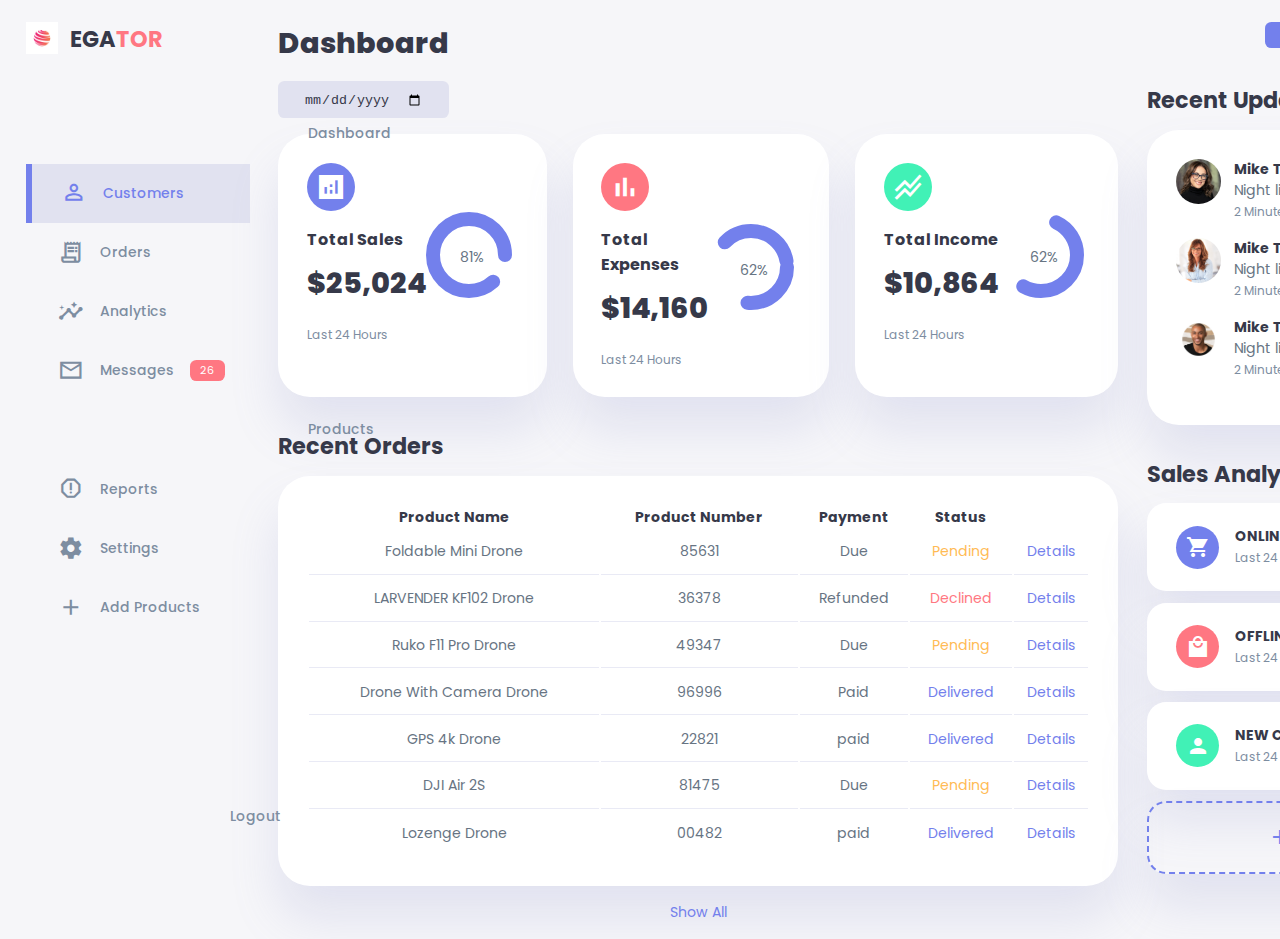
<file: Project-02-Dashboard/index.html>
<!DOCTYPE html>
<html lang="en">

<head>
    <meta charset="UTF-8">
    <meta name="viewport" content="width=device-width, initial-scale=1.0">
    <title>Document</title>
    <link rel="stylesheet" href="style.css">
    <link href="https://fonts.googleapis.com/icon?family=Material+Icons+Sharp" rel="stylesheet">
    <script src="Orders.js"></script>
</head>

<body>

    <div class="container">
        <!-- ------------------------- Aside Section --------------------- -->
        <aside>
            <div class="top">
                <div class="logo">
                    <img src="images/logo.png" alt="">
                    <h2>EGA<span class="danger">TOR</span></h2>
                </div>
                <div class="close" id="close-btn">
                    <span class="material-icons-sharp">
                        close
                    </span>
                </div>
            </div>
            <div class="sidebar">
                <a href="#">
                    <span class="material-icons-sharp">grid_view</span>
                    <h3>Dashboard</h3>
                </a>
                <a href="#" class="active">
                    <span class="material-icons-sharp">person_outline</span>
                    <h3>Customers</h3>
                </a>
                <a href="#">
                    <span class="material-icons-sharp">receipt_long</span>
                    <h3>Orders</h3>
                </a>
                <a href="#">
                    <span class="material-icons-sharp">insights</span>
                    <h3>Analytics</h3>
                </a>
                <a href="#">
                    <span class="material-icons-sharp">mail_outline</span>
                    <h3>Messages</h3>
                    <span class="message-count">26</span>
                </a>
                <a href="#">
                    <span class="material-icons-sharp">inventory</span>
                    <h3>Products</h3>
                </a>
                <a href="#">
                    <span class="material-icons-sharp">report_gmailerrorred</span>
                    <h3>Reports</h3>
                </a>
                <a href="#">
                    <span class="material-icons-sharp">settings</span>
                    <h3>Settings</h3>
                </a>
                <a href="#">
                    <span class="material-icons-sharp">add</span>
                    <h3>Add Products</h3>
                </a>
                <a href="#">
                    <span class="material-icons-sharp">logout</span>
                    <h3>Logout</h3>
                </a>
            </div>
        </aside>
        <!-- ---------------------- End of Aside ------------------------------- -->
        <main>
            <h1>Dashboard</h1>
            <div class="date">
                <input type="date">
            </div>
            <div class="insights">
                <div class="sales">
                    <span class="material-icons-sharp">analytics</span>
                    <div class="middle">
                        <div class="left">
                            <h3>Total Sales</h3>
                            <h1>$25,024</h1>
                        </div>
                        <div class="progress">
                            <svg>
                                <circle cx='38' cy='38' r='36'></circle>
                            </svg>
                            <div class="number">
                                <p>81%</p>
                            </div>
                        </div>
                    </div>
                    <small class="text-muted">Last 24 Hours</small>
                </div>
                <!-- --------------------- End Of Sales------------------------- -->
                <div class="expenses">
                    <span class="material-icons-sharp">bar_chart</span>
                    <div class="middle">
                        <div class="left">
                            <h3>Total Expenses</h3>
                            <h1>$14,160</h1>
                        </div>
                        <div class="progress">
                            <svg>
                                <circle cx='38' cy='38' r='36'></circle>
                            </svg>
                            <div class="number">
                                <p>62%</p>
                            </div>
                        </div>
                    </div>
                    <small class="text-muted">Last 24 Hours</small>
                </div>
                <!-- --------------------- End Of expenses------------------------- -->
                <div class="income">
                    <span class="material-icons-sharp">stacked_line_chart</span>
                    <div class="middle">
                        <div class="left">
                            <h3>Total Income</h3>
                            <h1>$10,864</h1>
                        </div>
                        <div class="progress">
                            <svg>
                                <circle cx='38' cy='38' r='36'></circle>
                            </svg>
                            <div class="number">
                                <p>62%</p>
                            </div>
                        </div>
                    </div>
                    <small class="text-muted">Last 24 Hours</small>
                </div>
                <!-- --------------------- End Of income------------------------- -->
            </div>

            <div class="recent-order">
                <h2>Recent Orders</h2>
                <table>
                    <thead>
                        <tr>
                            <th>Product Name</th>
                            <th>Product Number</th>
                            <th>Payment</th>
                            <th>Status</th>
                            <th></th>
                        </tr>
                    </thead>
                    <tbody>
                        <!-- <tr>
                            <td>Foldable Mini Drone</td>
                            <td>85631</td>
                            <td>Due</td>
                            <td class="warning">Pending</td>
                            <td class="primary">Details</td>
                        </tr> -->
                        
                    </tbody>
                </table>
                <a href="#">Show All</a>
            </div>

        </main>
        <!-- -------------------------------End Of Main---------------------  -->

        <div class="right">
            <div class="top">
                <button id="menu-btn">
                    <span class="material-icons-sharp">menu</span>
                </button>
                <div class="theme-toggler">
                    <span class="material-icons-sharp active">light_mode</span>
                    <span class="material-icons-sharp">dark_mode</span>
                </div>
                <div class="profile">
                    <div class="info">
                        <p>Hey, <b>Daniel</b></p>
                        <small class="text-muted">Admin</small>
                    </div>
                    <div class="profile-photo">
                        <img src="images/profile3.jpg" alt="">
                    </div>
                </div>
            </div>
        
            <!-- --------------------- End of Top------------------------ -->

            <div class="recent-update">
                <h2>Recent Updates</h2>
                <div class="updates">
                    <div class="update">
                        <div class="profile-photo">
                            <img src="images/profile1.jpg" alt="">
                        </div>
                        <div class="message">
                            <p><b>Mike Tyson</b> received his order of Night lion
                                tech GPS drone.
                            </p>
                            <small class="text-muted">2 Minutes Ago</small>
                        </div>
                    </div>
                    <div class="update">
                        <div class="profile-photo">
                            <img src="images/profile2.png" alt="">
                        </div>
                        <div class="message">
                            <p><b>Mike Tyson</b> received his order of Night lion
                                tech GPS drone.
                            </p>
                            <small class="text-muted">2 Minutes Ago</small>
                        </div>
                    </div>
                    <div class="update">
                        <div class="profile-photo">
                            <img src="images/profile4.png" alt="">
                        </div>
                        <div class="message">
                            <p><b>Mike Tyson</b> received his order of Night lion
                                tech GPS drone.
                            </p>
                            <small class="text-muted">2 Minutes Ago</small>
                        </div>
                    </div>
                </div>
            </div>
            <!-- ---------------------- Recent Update -------------------------- -->
            <div class="sales-analytics">
                <h2>Sales Analytics</h2>
                <div class="item online">
                    <div class="icon">
                        <span class="material-icons-sharp">shopping_cart</span>
                    </div>
                    <div class="right">
                        <div class="info">
                            <h3>ONLINE ORDERS</h3>
                            <small class="text-muted">Last 24 Hours</small>
                        </div>
                        <h5 class="success">+39%</h5>
                        <h3>3849</h3>
                    </div>
                </div>
                <div class="item offline">
                    <div class="icon">
                        <span class="material-icons-sharp">local_mall</span>
                    </div>
                    <div class="right">
                        <div class="info">
                            <h3>OFFLINE ORDERS</h3>
                            <small class="text-muted">Last 24 Hours</small>
                        </div>
                        <h5 class="danger">-17%</h5>
                        <h3>1100</h3>
                    </div>
                </div>
                <div class="item customers">
                    <div class="icon">
                        <span class="material-icons-sharp">person</span>
                    </div>
                    <div class="right">
                        <div class="info">
                            <h3>NEW CUSTOMERS</h3>
                            <small class="text-muted">Last 24 Hours</small>
                        </div>
                        <h5 class="success">+25%</h5>
                        <h3>849</h3>
                    </div>
                </div>
                <div class="item add-product">
                    <div>
                        <span class="material-icons-sharp">add</span>
                        <h3>Add Product</h3>
                    </div>
                </div>
            </div>
        </div>
    </div>

    <script src="main.js"></script>
    
</body>

</html>
</file>
<file: Project-02-Dashboard/style.css>
@import url('https://fonts.googleapis.com/css2?family=Dancing+Script:wght@500&family=Noto+Sans:wght@700&family=Oswald:wght@300;400;500;600;700&family=Poppins:wght@300;400;500;600;700;800&display=swap');

/* Root Variables */
:root {
    --color-primary: #7380ec;
    --color-danger: #ff7782;
    --color-success: #41f1b6;
    --color-warning: #ffbb55;
    --color-white: #fff;
    --color-info-dark: #7d8da1;
    --color-info-light: #dce1eb;
    --color-dark: #363949;
    --color-light: rgba(132, 139, 200, 0.18);
    --color-primary-variant: #111e88;
    --color-dark-variant: #677483;
    --color-background: #f6f6f9;

    --card-border-radius: 2rem;
    --border-radius-1: 0.4rem;
    --border-radius-2: 0.8rem;
    --border-radius-3: 1.2rem;

    --card-padding: 1.8rem;
    --padding-1: 1.2rem;

    --box-shadow: 0 2rem 3rem var(--color-light)
}

/* ----- Dark Theme Variable ----- */

.dark-theme-variables{
    --color-background: #181a1e;
    --color-white:#202528;
    --color-dark:#edeffd;
    --color-dark-variant: #a3bdcc;
    --color-light:rgba(0, 0, 0, 0.4);
    --box-shadow: 0 2rem 3rem var(--color-light);
}

* {
    margin: 0;
    padding: 0;
    outline: 0;
    appearance: none;
    border: 0;
    text-decoration: none;
    list-style: none;
    box-sizing: border-box;
}

body {
    width: 100vw;
    height: 100vh;
    font-family: 'poppins', sans-serif;
    font-size: 0.88rem;
    background: var(--color-background);
    overflow-x: hidden;
    color: var(--color-dark);
}

.container {
    display: grid;
    width: 96%;
    margin: 0 auto;
    gap: 1.8rem;
    grid-template-columns: 14rem auto 23rem;
}

a {
    color: var(--color-dark);
}

img {
    display: block;
    width: 100%;
}

h1 {
    font-weight: 800;
    font-size: 1.8rem;
}

h2 {
    font-size: 1.4rem;

}

h3 {
    font-size: 0.87rem;
}

h4 {
    font-size: 0.8rem;
}

h5 {
    font-size: 0.77rem;
}

small {
    font-size: 0.75rem;
}

.profile-photo {
    width: 2.8rem;
    height: 2.8rem;
    border-radius: 50%;
    overflow: hidden;
}

.text-muted {
    color: var(--color-info-dark);
}

p {
    color: var(--color-dark-variant);
}

b {
    color: var(--color-dark);
}

.primary {
    color: var(--color-primary)
}

.danger {
    color: var(--color-danger);
}

.success {
    color: var(--color-success);
}

.warning {
    color: var(--color-warning);
}

aside {
    height: 100vh;


}

aside .top {
    display: flex;
    align-items: center;
    justify-content: space-between;
    margin-top: 1.4rem;
}

aside .logo {
    display: flex;
    gap: 0.8rem;
}

aside .logo img {
    width: 2rem;
    height: 2rem;

}

aside .close {
    display: none;
}

/* --------SideBar--------- */

aside .sidebar {
    display: flex;
    flex-direction: column;
    height: 86vh;
    position: relative;
    top: 3rem;
}

aside h3 {
    font-weight: 500;
}

aside .sidebar a {
    display: flex;
    color: var(--color-info-dark);
    margin-left: 2rem;
    gap: 1rem;
    align-items: center;
    position: relative;
    height: 3.7rem;
    transition: all 300ms ease;
}

aside .sidebar a span {
    font-size: 1.6rem;
    transition: all 300ms ease;
}

aside .sidebar a:last-child {
    position: absolute;
    bottom: 2rem;
    width: 100%;
}

aside .sidebar a.active {
    background: var(--color-light);
    color: var(--color-primary);
    margin-left: 0;
}

aside .sidebar a.active::before {
    content: "";
    width: 6px;
    height: 100%;
    background: var(--color-primary);
}

aside .sidebar a.active span {
    color: var(--color-primary);
    margin-left: calc(1rem - 3px);
}

aside .sidebar a:hover {
    color: var(--color-primary);
}

aside .sidebar a:hover span {
    margin-left: 1rem;
}

aside .sidebar .message-count {
    background: var(--color-danger);
    color: var(--color-white);
    padding: 2px 10px;
    font-size: 11px;
    border-radius: var(--border-radius-1);
}

/* --------------- Main ------------------------- */

main {
    margin-top: 1.4rem;

}

main .date {
    display: inline-block;
    background: var(--color-light);
    border-radius: var(--border-radius-1);
    margin-top: 1rem;
    padding: 0.5rem 1.6rem;
}

main .date input[type='date'] {
    background: transparent;
    color: var(--color-dark);
}

main .insights {
    display: grid;
    grid-template-columns: repeat(3, 1fr);
    gap: 1.6rem;
}

main .insights>div {
    background: var(--color-white);
    padding: var(--card-padding);
    border-radius: var(--card-border-radius);
    margin-top: 1rem;
    box-shadow: var(--box-shadow);
    transition: all 300ms ease;
}

main .insights>div:hover {
    box-shadow: none;
}

main .insights>div span {
    background: var(--color-primary);
    padding: 0.5rem;
    border-radius: 50%;
    color: var(--color-white);
    font-size: 2rem;
}

main .insights>.expenses>span {
    background: var(--color-danger);
}

main .insights>.income>span {
    background: var(--color-success);
}

main .insights>div .middle {
    display: flex;
    align-items: center;
    justify-content: space-between;
}

main .insights h3 {
    margin: 1rem 0 0.6rem;
    font-size: 1rem;
}

main .insights .progress {
    position: relative;
    width: 92px;
    height: 92px;
    border-radius: 50%;
}

main .insights svg {
    width: 7rem;
    height: 7rem;
}

main .insights svg circle {
    fill: none;
    stroke: var(--color-primary);
    stroke-width: 14;
    stroke-linecap: round;
    transform: translate(5px, 5px);
    stroke-dasharray: 110;
    stroke-dashoffset: 92;

}

main .insights .sales svg circle {
    stroke-dashoffset: -30;
    stroke-dasharray: 200;

}

main .insights .expenses svg circle {
    stroke-dashoffset: -30;
    stroke-dasharray: 200;

}

main .insights .expenses svg circle {
    stroke-dashoffset: 20;
    stroke-dasharray: 80;

}

main .insights .income svg circle {
    stroke-dashoffset: 35;
    stroke-dasharray: 110;

}

main .insights .progress .number {
    position: absolute;
    top: 0;
    left: 0;
    height: 100%;
    width: 100%;
    display: flex;
    justify-content: center;
    align-items: center;
}

main .insights small {
    margin-top: 1.3rem;
    display: block;
}

/* --------End Of Insights---------- */

main .recent-order {
    margin-top: 2rem;
}

main .recent-order h2 {
    margin-bottom: 0.8rem;
}

main .recent-order table {
    background: var(--color-white);
    width: 100%;
    border-radius: var(--card-border-radius);
    padding: var(--card-padding);
    text-align: center;
    box-shadow: var(--box-shadow);
    transition: all 300ms ease;

}

main .recent-order table:hover {
    box-shadow: none;
}

main table tbody td {
    height: 2.8rem;
    border-bottom: 1px solid var(--color-light);
    color: var(--color-dark-variant);
}

main table tbody tr:last-child td {
    border: none;
}

main .recent-order a {
    text-align: center;
    display: block;
    margin: 1rem auto;
    color: var(--color-primary);
}

/* ------------End Of Main----- */

/* --------------- Right Section ------------ */

.right {
    margin-top: 1.4rem;
}

.right .top {
    display: flex;
    justify-content: end;
    gap: 2rem;
}

.right .top button {
    display: none;
}

.right .theme-toggler {
    background: var(--color-light);
    display: flex;
    justify-content: space-between;
    align-items: center;
    height: 1.6rem;
    width: 4.2em;
    cursor: pointer;
    border-radius: var(--border-radius-1);
}

.right .theme-toggler span {
    font-size: 1.2rem;
    width: 50%;
    height: 100%;
    display: flex;
    align-items: center;
    justify-content: center;
}

.right .theme-toggler span.active {
    background: var(--color-primary);
    color: white;
    border-radius: var(--border-radius-1);
}

.right .top .profile {
    display: flex;
    gap: 2rem;
    text-align: right;
}

/* ---------------Recent Updates---------------- */

.right .recent-update {
    margin-top: 1rem;

}

.right .recent-update h2 {
    margin-bottom: 0.8rem;

}

.right .recent-update .updates {
    background: var(--color-white);
    padding: var(--card-padding);
    border-radius: var(--card-border-radius);
    box-shadow: var(--box-shadow);
    transition: all 300ms ease;
}

.right .recent-update .updates:hover {
    box-shadow: none;
}

.right .recent-update .updates .update {
    display: grid;
    grid-template-columns: 2.6rem auto;
    gap: 1rem;
    margin-bottom: 1rem;
}

/* --------------- End Of Recent Updates ------------------ */
/* ------------------- Start of Sales Analystics--------------- */

.right .sales-analytics {
    margin-top: 2rem;
}

.right .sales-analytics h2 {
    margin-bottom: 0.8rem;
}

.right .sales-analytics .item {
    background: var(--color-white);
    display: flex;
    align-items: center;
    gap: 1rem;
    margin-bottom: 0.7rem;
    padding: 1.4rem var(--card-padding);
    border-radius: var(--border-radius-3);
    box-shadow: var(--box-shadow);
    transition: all 300ms ease;
}

.right .sales-analytics .item:hover {
    box-shadow: none;
}

.right .sales-analytics .item .right {
    display: flex;
    justify-content: space-between;
    align-items: start;
    margin: 0;
    width: 100%;
}

.right .sales-analytics .item .icon {
    padding: 0.6rem;
    color: var(--color-white);
    border-radius: 50%;
    background-color: var(--color-primary);
    display: flex;
}

.right .sales-analytics .item.offline .icon {
    background: var(--color-danger);
}

.right .sales-analytics .item.customers .icon {
    background: var(--color-success);
}

.right .sales-analytics .add-product {
    background-color: transparent;
    border: 2px dashed var(--color-primary);
    color: var(--color-primary);
    display: flex;
    align-items: center;
    justify-content: center;
}

.right .sales-analytics .add-product:hover{
    background: var(--color-primary);
    color: white
}

.right .sales-analytics .add-product div {
    display: flex;
    align-items: center;
    gap: 0.6rem;
}

.right .sales-analytics .add-product div h3 {
    font-weight: 600;
}


/* =============== Media Querries ================= */

@media (max-width: 1200px) {
    .container {
        width: 94%;
        grid-template-columns: 7rem auto 23rem;
    }

    aside .top .logo h2{
        display: none;
    }

    aside .sidebar h3 {
        display: none;
    }

    aside .sidebar a {
        width: 5.6rem;
    }

    aside .sidebar a:last-child {
        position: relative;
        margin-top: 1.8rem;
    }

    main .insights {
        grid-template-columns: 1fr;
        gap: 0;

    }

    main .recent-order {
        width: 94%;
        position: absolute;
        left: 50%;
        transform: translateX(-50%);
        margin: 2rem 0 0 8.8rem
    }

    main .recent-orders table {
        width: 83vw;
    }

    main table thead tr td:last-child,
    main table thead tr td:first-child {
        display: none;
    }

    main table tbody tr td:last-child,
    main table tbody tr td:first-child {
        display: none;
    }

}

/* =============== Media Querries for mobile ================= */

@media (max-width: 768px){
  
    .container{
        width: 100%;
        grid-template-columns: 1fr;
    }

    aside{
        position: fixed;
        left: -100%;
        background: var(--color-white);
        width: 18rem;
        z-index: 3;
        box-shadow: 1rem 3rem 4rem var(--color-light);
        height: 100vh;
        padding-right: var(--card-padding);
        display: none;
        animation: showMenu 400ms ease forwards;
    }

    @keyframes showMenu {
        to{
            left:0;
        }
    }

    aside .top .logo{
        margin-left: 1rem;
    }
    aside .top .logo h2{
        display: inline;
    }

    aside .sidebar h3{
        display: inline;
    }

    aside .sidebar a{
        width: 100%;
        height: 3.4rem;
    }

    aside .sidebar a:last-child{
        position: absolute;
        bottom: 5rem;
    }

    aside .close{
        display: inline-block;
        cursor: pointer;
    }

    main{
        margin-top: 8rem;
        padding: 0 1rem;
    }

    main .recent-order{
        position: relative;
        margin: 3rem 0 0 0;
        width: 100%;
    }

    main .recent-order table{
        width: 100%;
        margin: 0;
    }
    /* .right{
        width: 94%;
        margin: 0 auto 4rem;
    }; */

    .right .top{
        position: fixed;
        top: 0;
        left: 0;
        align-items: center;
        padding: 0 0.8rem;
        height: 4.6rem;
        background: var(--color-white);
        width: 100%;
        margin: 0;
        z-index: 2;
        box-shadow: 0 1rem 1rem var(--color-light);
    }

    .right .top .theme-toggler{
        width: 4.4rem;
        position: absolute;
        left: 66%;

    }

    .right .profile .info{
        display: none;
    }

    .right .top button{
        display: inline-block;
        background: transparent;
        cursor: pointer;
        color: var(--color-dark);
        position: absolute;
        left: 1rem;
    }

    .right .top button span{
        font-size: 2rem;

    }




}
</file>
